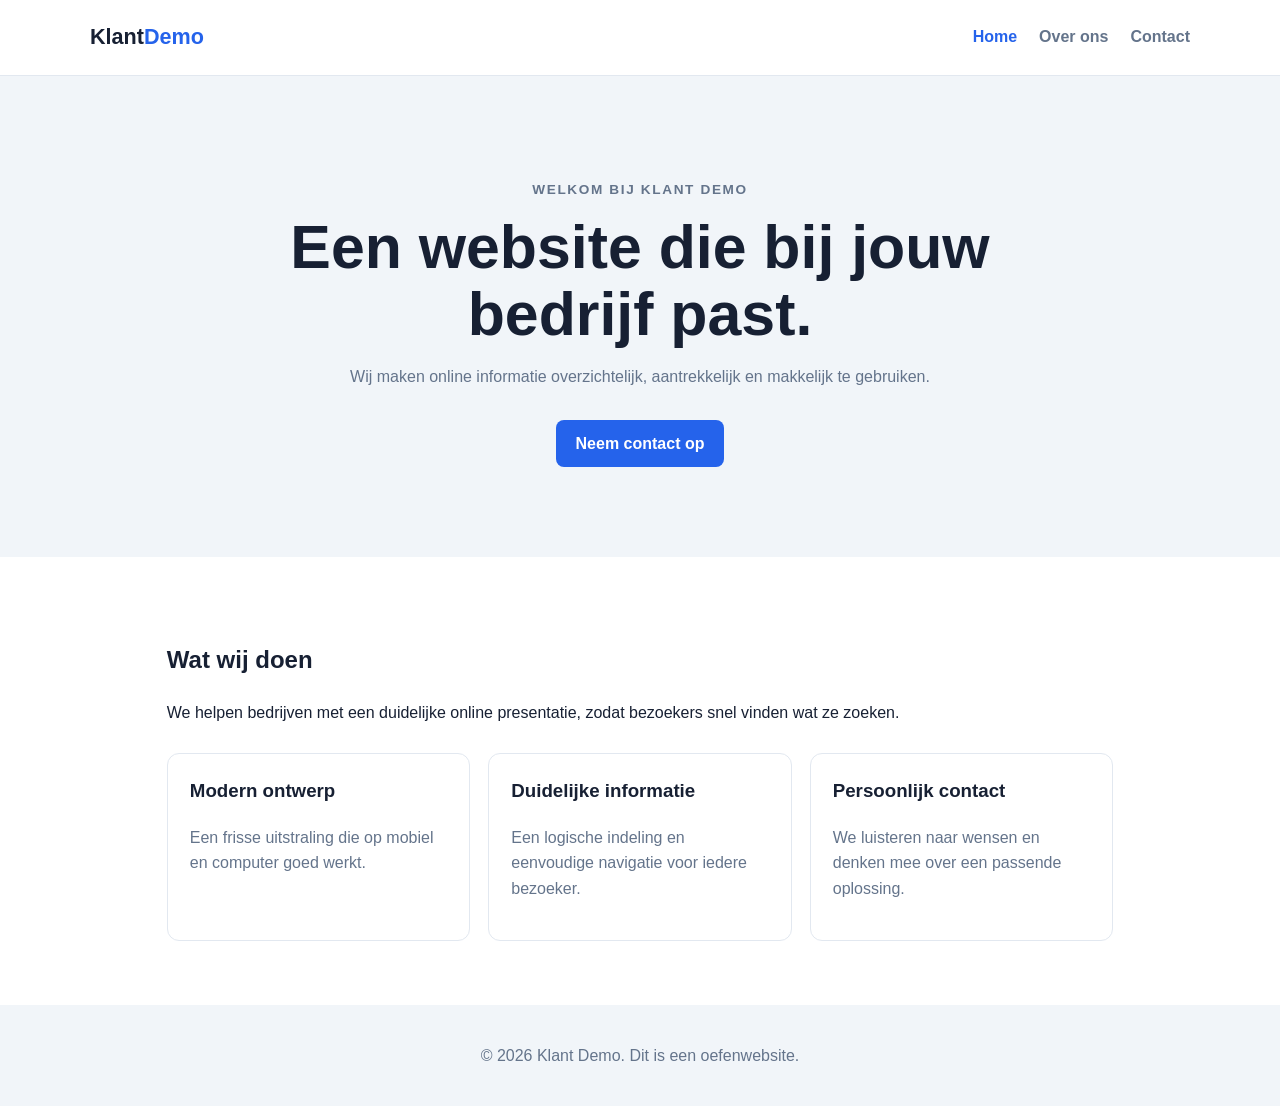
<file: index.html>
<!DOCTYPE html>
<html lang="nl">
<head>
  <meta charset="UTF-8">
  <meta name="viewport" content="width=device-width, initial-scale=1.0">
  <meta name="description" content="Klant Demo helpt kleine bedrijven met duidelijke websites.">
  <title>Klant Demo | Home</title>
  <link rel="stylesheet" href="style.css">
</head>
<body>
  <header class="site-header">
    <a class="logo" href="index.html">Klant<span>Demo</span></a>
    <nav aria-label="Hoofdnavigatie">
      <a class="active" href="index.html">Home</a>
      <a href="about.html">Over ons</a>
      <a href="contact.html">Contact</a>
    </nav>
  </header>
  <main>
    <section class="hero">
      <p class="eyebrow">Welkom bij Klant Demo</p>
      <h1>Een website die bij jouw bedrijf past.</h1>
      <p>Wij maken online informatie overzichtelijk, aantrekkelijk en makkelijk te gebruiken.</p>
      <a class="button" href="contact.html">Neem contact op</a>
    </section>
    <section class="content-section">
      <h2>Wat wij doen</h2>
      <p>We helpen bedrijven met een duidelijke online presentatie, zodat bezoekers snel vinden wat ze zoeken.</p>
      <div class="features">
        <article class="feature"><h3>Modern ontwerp</h3><p>Een frisse uitstraling die op mobiel en computer goed werkt.</p></article>
        <article class="feature"><h3>Duidelijke informatie</h3><p>Een logische indeling en eenvoudige navigatie voor iedere bezoeker.</p></article>
        <article class="feature"><h3>Persoonlijk contact</h3><p>We luisteren naar wensen en denken mee over een passende oplossing.</p></article>
      </div>
    </section>
  </main>
  <footer><p>&copy; 2026 Klant Demo. Dit is een oefenwebsite.</p></footer>
</body>
</html>
</file>
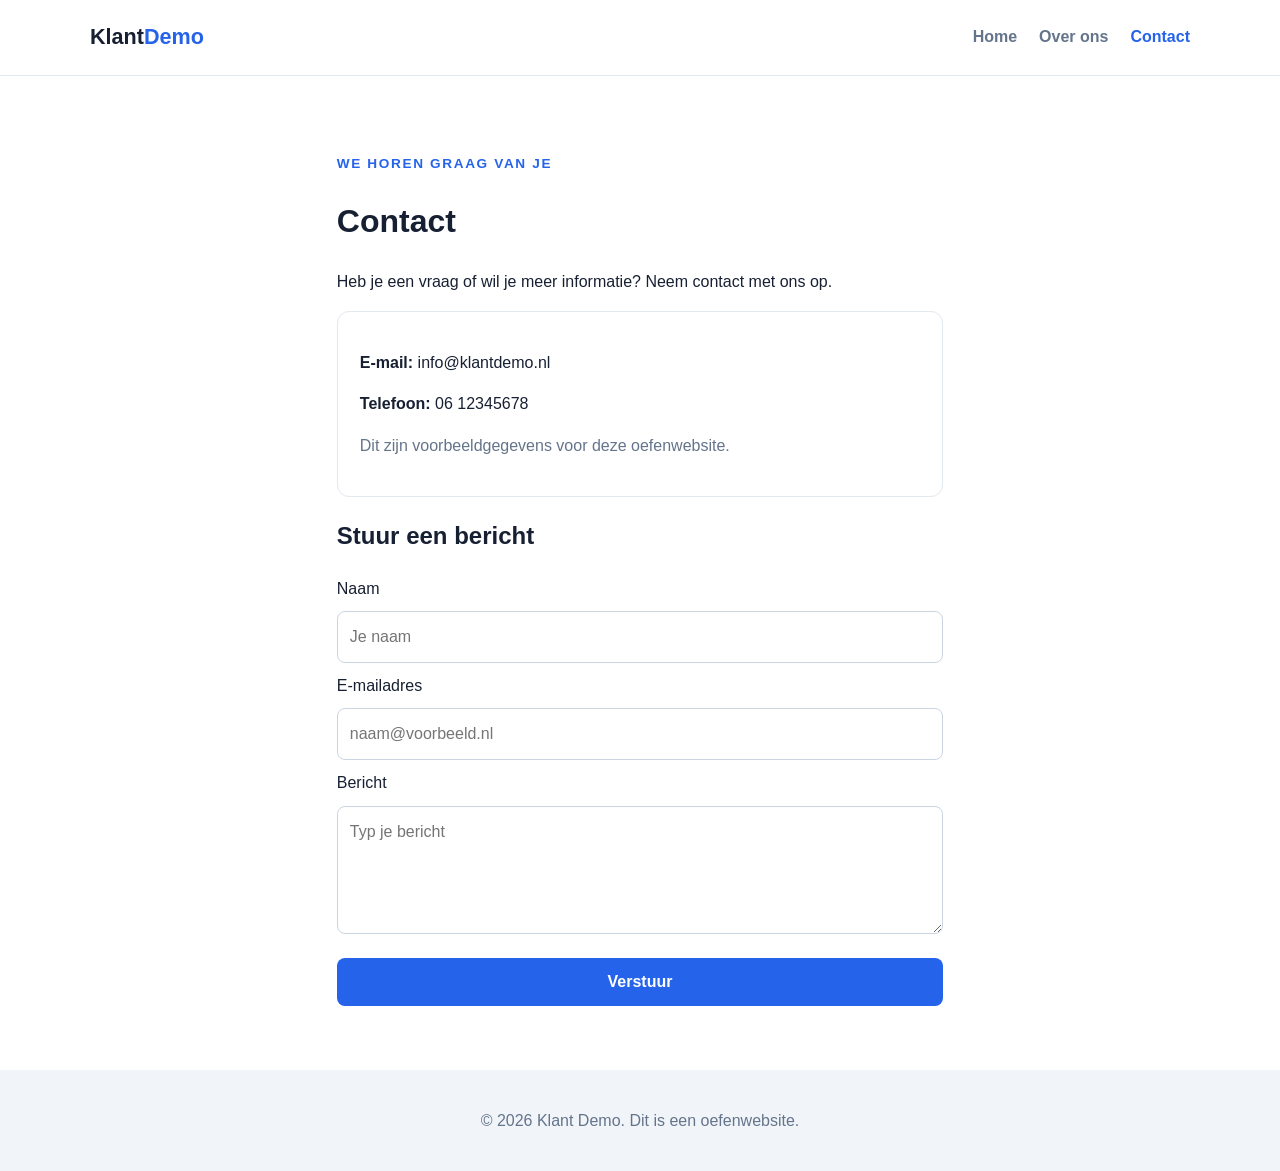
<file: contact.html>
<!DOCTYPE html>
<html lang="nl">
<head>
  <meta charset="UTF-8">
  <meta name="viewport" content="width=device-width, initial-scale=1.0">
  <title>Klant Demo | Contact</title>
  <link rel="stylesheet" href="style.css">
</head>
<body>
  <header class="site-header">
    <a class="logo" href="index.html">Klant<span>Demo</span></a>
    <nav aria-label="Hoofdnavigatie">
      <a href="index.html">Home</a>
      <a href="about.html">Over ons</a>
      <a class="active" href="contact.html">Contact</a>
    </nav>
  </header>
  <main class="content-section narrow">
    <p class="eyebrow">We horen graag van je</p>
    <h1>Contact</h1>
    <p>Heb je een vraag of wil je meer informatie? Neem contact met ons op.</p>
    <div class="contact-card">
      <p><strong>E-mail:</strong> info@klantdemo.nl</p>
      <p><strong>Telefoon:</strong> 06 12345678</p>
      <p class="note">Dit zijn voorbeeldgegevens voor deze oefenwebsite.</p>
    </div>
    <h2>Stuur een bericht</h2>
    <form class="contact-form" action="#" method="get">
      <label for="name">Naam</label>
      <input id="name" name="name" type="text" placeholder="Je naam">
      <label for="email">E-mailadres</label>
      <input id="email" name="email" type="email" placeholder="naam@voorbeeld.nl">
      <label for="message">Bericht</label>
      <textarea id="message" name="message" rows="4" placeholder="Typ je bericht"></textarea>
      <button class="button" type="submit">Verstuur</button>
    </form>
  </main>
  <footer><p>&copy; 2026 Klant Demo. Dit is een oefenwebsite.</p></footer>
</body>
</html>
</file>
<file: style.css>
:root {
  --ink: #172033;
  --muted: #64748b;
  --accent: #2563eb;
  --surface: #f1f5f9;
  --white: #ffffff;
}
* { box-sizing: border-box; }
body {
  margin: 0;
  color: var(--ink);
  background: var(--white);
  font-family: Arial, Helvetica, sans-serif;
  line-height: 1.6;
}
.site-header {
  display: flex;
  align-items: center;
  justify-content: space-between;
  gap: 24px;
  padding: 20px max(6%, calc((100% - 1100px) / 2));
  border-bottom: 1px solid #e2e8f0;
}
.logo { color: var(--ink); font-size: 1.35rem; font-weight: 800; text-decoration: none; }
.logo span { color: var(--accent); }
nav { display: flex; flex-wrap: wrap; gap: 22px; }
nav a { color: var(--muted); font-weight: 600; text-decoration: none; transition: color .2s ease; }
nav a:hover, nav a.active { color: var(--accent); }
.hero { padding: 90px 6%; text-align: center; background: var(--surface); }
.hero h1 { max-width: 760px; margin: 8px auto 16px; font-size: clamp(2.2rem, 5vw, 3.8rem); line-height: 1.1; }
.hero p { color: var(--muted); }
.eyebrow { color: var(--accent); font-size: .85rem; font-weight: 800; letter-spacing: .12em; text-transform: uppercase; }
.button { display: inline-block; margin-top: 14px; padding: 11px 20px; border: 0; border-radius: 8px; color: white; background: var(--accent); font: inherit; font-weight: 700; text-decoration: none; cursor: pointer; }
.button:hover { background: #1d4ed8; }
.content-section { max-width: 1100px; margin: auto; padding: 64px 6%; }
.narrow { max-width: 760px; min-height: 65vh; }
.features { display: grid; grid-template-columns: repeat(3, 1fr); gap: 18px; margin-top: 28px; }
.feature, .contact-card { padding: 22px; border: 1px solid #e2e8f0; border-radius: 12px; background: white; }
.feature h3 { margin-top: 0; }
.feature p, .note { color: var(--muted); }
.contact-form { display: grid; gap: 10px; margin-top: 20px; }
input, textarea { width: 100%; padding: 12px; border: 1px solid #cbd5e1; border-radius: 8px; font: inherit; }
footer { padding: 22px 6%; color: var(--muted); background: var(--surface); text-align: center; }
@media (max-width: 700px) {
  .site-header { align-items: flex-start; flex-direction: column; }
  .features { grid-template-columns: 1fr; }
  .hero { padding: 64px 6%; }
}
</file>
